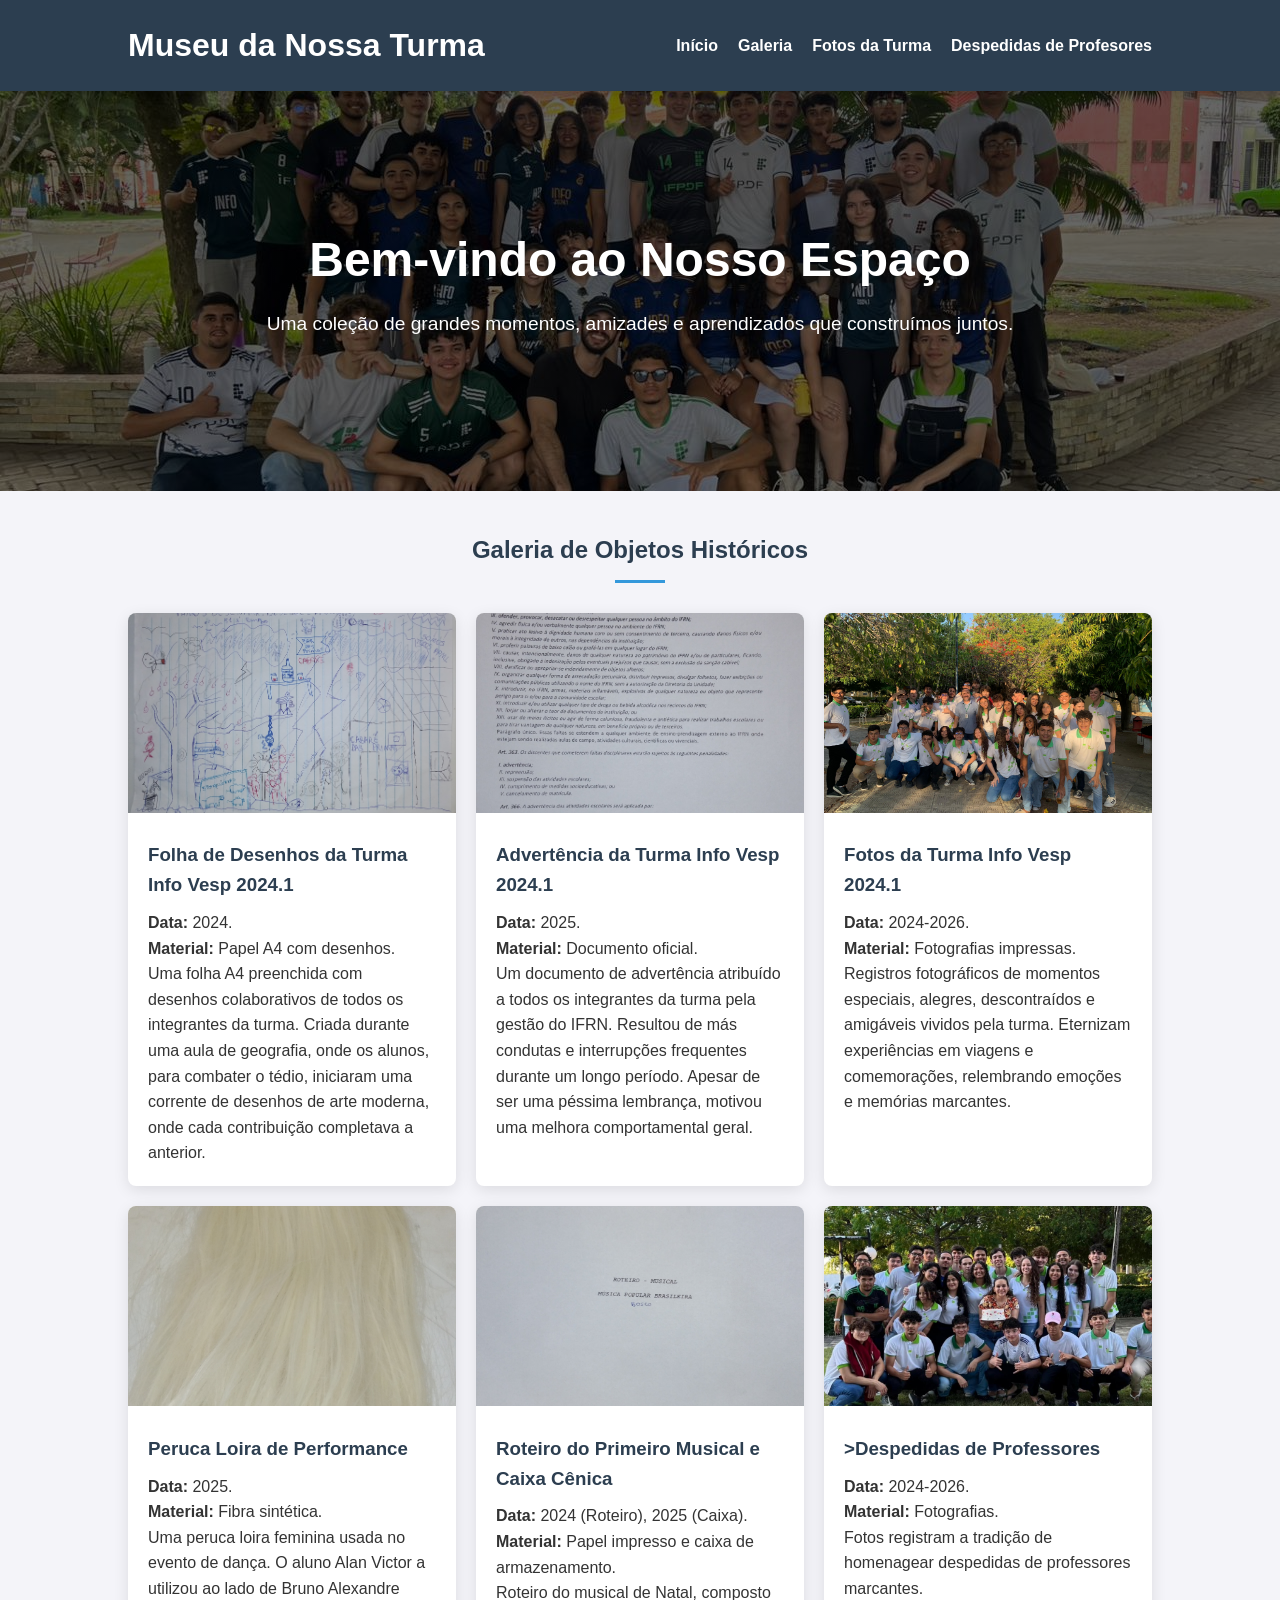
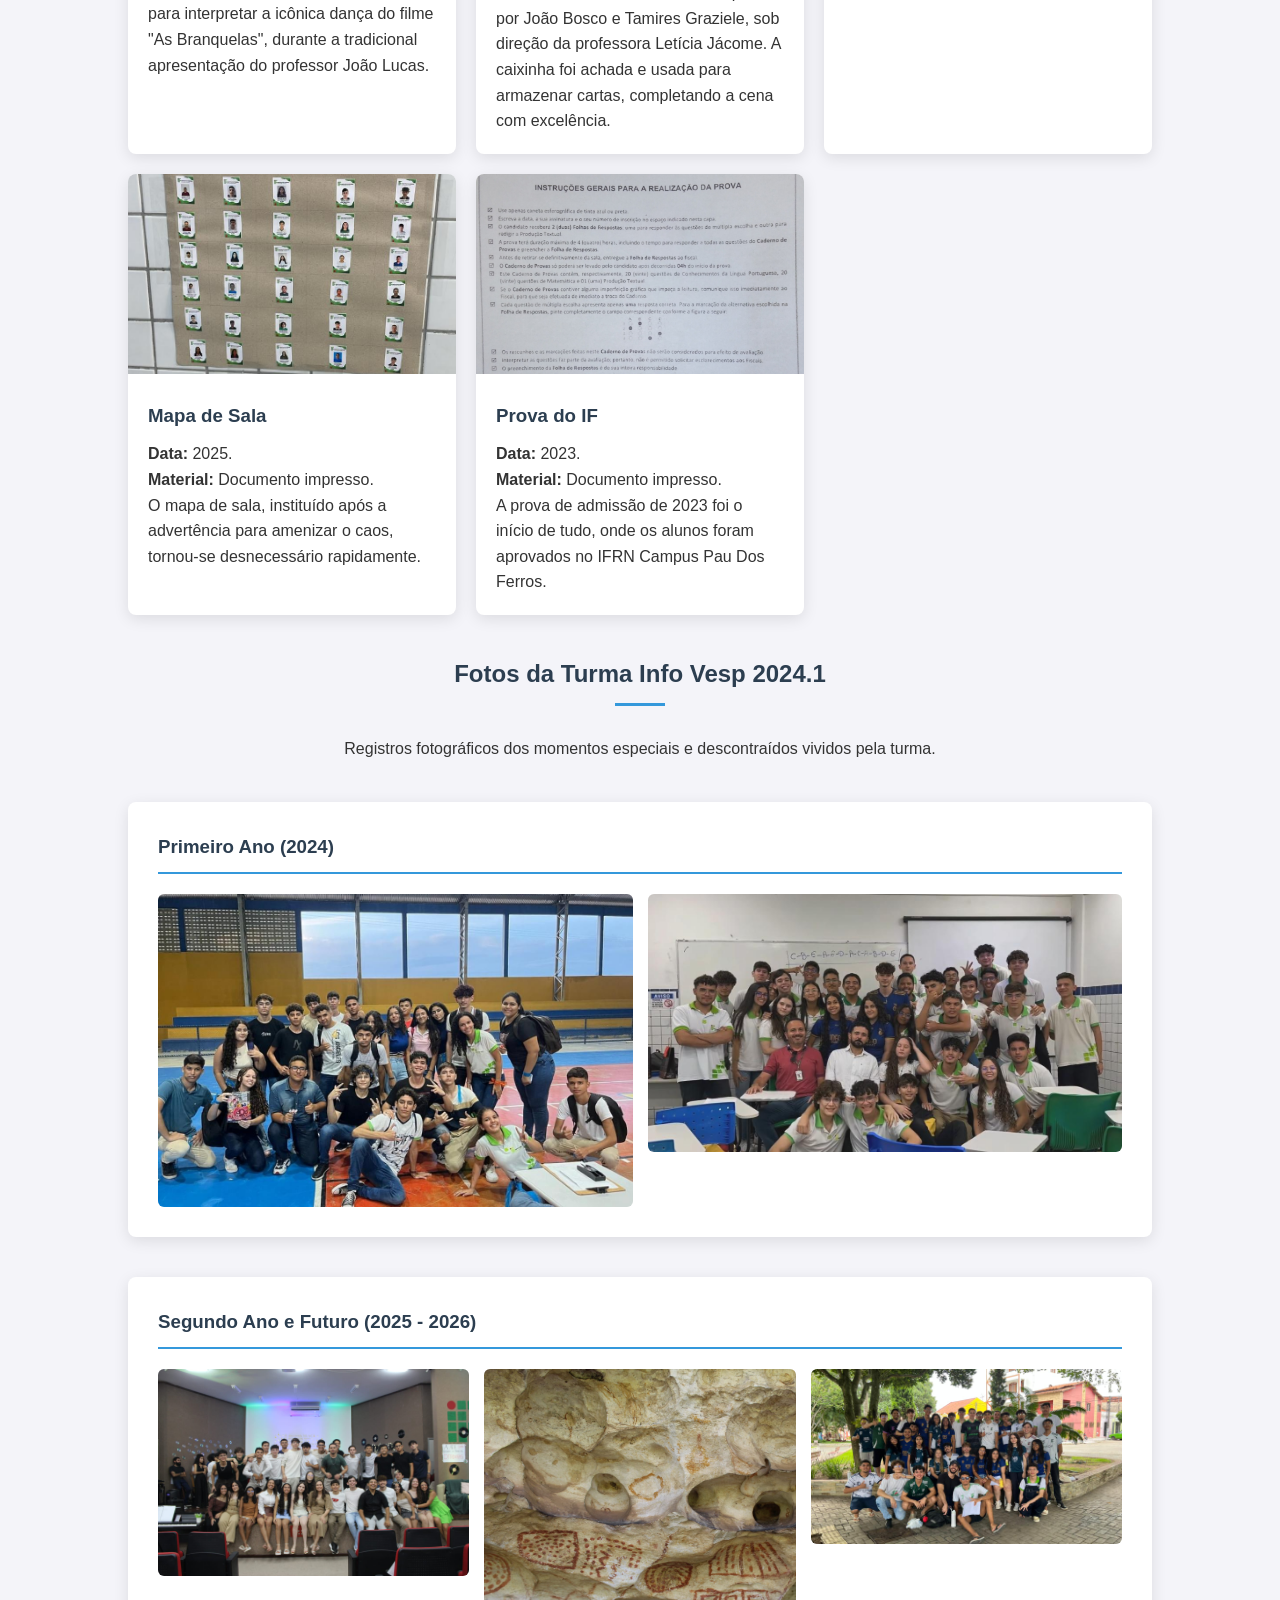
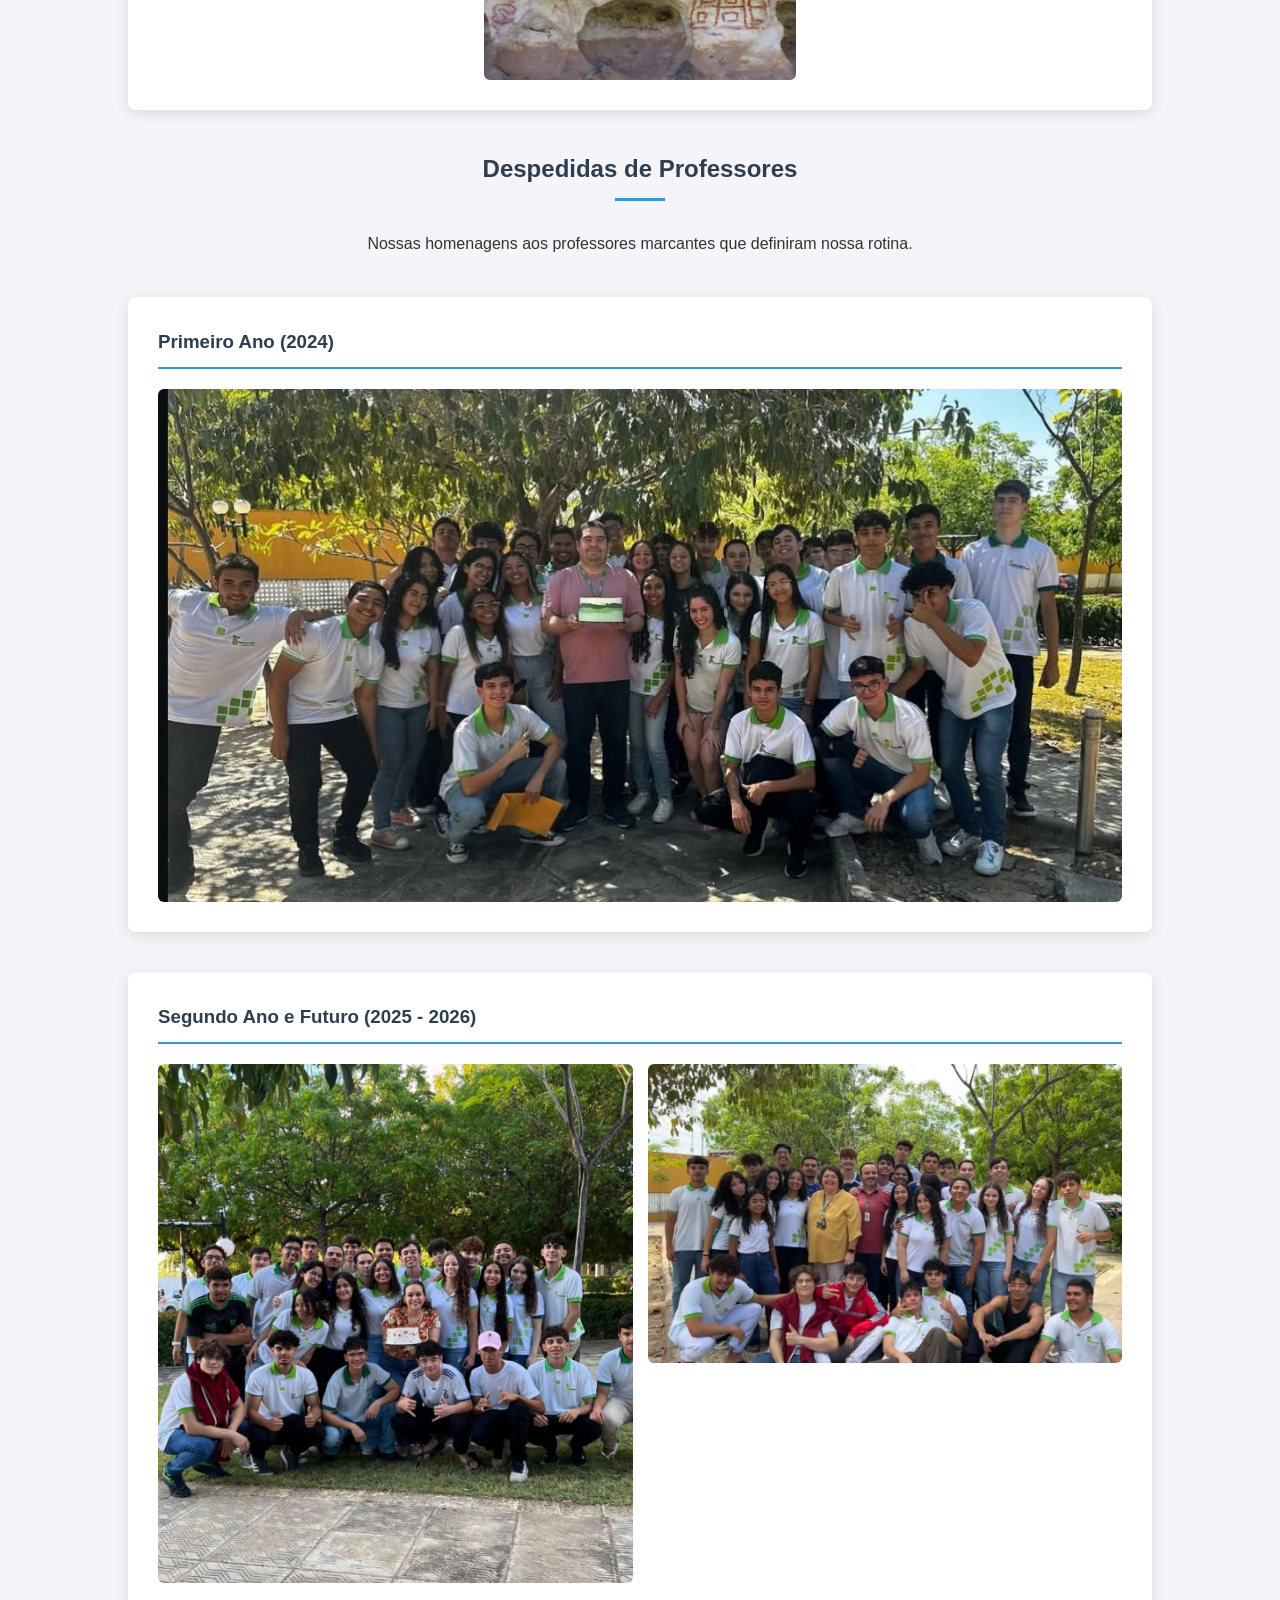
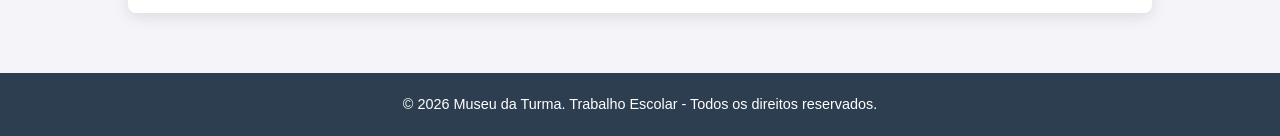
<file: index.html>
<!DOCTYPE html>
<html lang="pt-BR">
<head>
    <meta charset="UTF-8">
    <meta name="viewport" content="width=device-width, initial-scale=1.0">
    <title>Museu da Turma</title>
    <link rel="stylesheet" href="./Museu_site/style/principal_style.css">
    <link rel="stylesheet" href="./Museu_site/style/despedidas_style.css">
    <link rel="stylesheet" href="./Museu_site/style/fotos_turma_style.css">
</head>
<body>
    <header>
        <div class="header-container">
            <h1>Museu da Nossa Turma</h1>
            <nav>
                <ul>
                    <li><a href="#inicio">Início</a></li>
                    <li><a href="#galeria">Galeria</a></li>
                    <li><a href="#fotos_turma">Fotos da Turma</a></li>
                    <li><a href="#despedidas">Despedidas de Profesores</a></li>
                </ul>
            </nav>
        </div>
    </header>

    <section class="banner" id="inicio">
        <h2>Bem-vindo ao Nosso Espaço</h2>
        <p>Uma coleção de grandes momentos, amizades e aprendizados que construímos juntos.</p>
    </section>

    <section class="container" id="galeria">
        <h2 class="section-title">Galeria de Objetos Históricos</h2>
        
        <div class="exposicoes-grid">
            
            <div class="card">
                <img src="./Museu_site/img/desenho_turma.jpg" alt="Folha de Desenhos">
                <div class="card-content">
                    <h3>Folha de Desenhos da Turma Info Vesp 2024.1</h3>
                    <p><strong>Data:</strong> 2024.<br>
                    <strong>Material:</strong> Papel A4 com desenhos.</p>
                    <p>Uma folha A4 preenchida com desenhos colaborativos de todos os integrantes da turma. Criada durante uma aula de geografia, onde os alunos, para combater o tédio, iniciaram uma corrente de desenhos de arte moderna, onde cada contribuição completava a anterior.</p>
                </div>
            </div>

            <div class="card">
                <img src="./Museu_site/img/adivetencia.jpg" alt="Advertência">
                <div class="card-content">
                    <h3>Advertência da Turma Info Vesp 2024.1</h3>
                    <p><strong>Data:</strong> 2025.<br>
                    <strong>Material:</strong> Documento oficial.</p>
                    <p>Um documento de advertência atribuído a todos os integrantes da turma pela gestão do IFRN. Resultou de más condutas e interrupções frequentes durante um longo período. Apesar de ser uma péssima lembrança, motivou uma melhora comportamental geral.</p>
                </div>
            </div>

            <div class="card">
                <img src="./Museu_site/img/turma.jpg" alt="Fotos da Turma">
                <div class="card-content">
                    <h3>Fotos da Turma Info Vesp 2024.1</h3>
                    <p><strong>Data:</strong> 2024-2026.<br>
                    <strong>Material:</strong> Fotografias impressas.</p>
                    <p>Registros fotográficos de momentos especiais, alegres, descontraídos e amigáveis vividos pela turma. Eternizam experiências em viagens e comemorações, relembrando emoções e memórias marcantes.</p>
                </div>
            </div>

            <div class="card">
                <img src="./Museu_site/img/peruca.jpg" alt="Peruca Loira">
                <div class="card-content">
                    <h3>Peruca Loira de Performance</h3>
                    <p><strong>Data:</strong> 2025.<br>
                    <strong>Material:</strong> Fibra sintética.</p>
                    <p>Uma peruca loira feminina usada no evento de dança. O aluno Alan Victor a utilizou ao lado de Bruno Alexandre para interpretar a icônica dança do filme "As Branquelas", durante a tradicional apresentação do professor João Lucas.</p>
                </div>
            </div>

            <div class="card">
                <img src="./Museu_site/img/rot_musical.jpg" alt="Roteiro do Musical">
                <div class="card-content">
                    <h3>Roteiro do Primeiro Musical e Caixa Cênica</h3>
                    <p><strong>Data:</strong> 2024 (Roteiro), 2025 (Caixa).<br>
                    <strong>Material:</strong> Papel impresso e caixa de armazenamento.</p>
                    <p>Roteiro do musical de Natal, composto por João Bosco e Tamires Graziele, sob direção da professora Letícia Jácome. A caixinha foi achada e usada para armazenar cartas, completando a cena com excelência.</p>
                </div>
            </div>

            <div class="card">
                <img src="./Museu_site/img/despedidas.jpeg" alt="Despedidas">
                <div class="card-content">
                    <h3>>Despedidas de Professores</h3>
                    <p><strong>Data:</strong> 2024-2026.<br>
                    <strong>Material:</strong> Fotografias.</p>
                    <p>Fotos registram a tradição de homenagear despedidas de professores marcantes.</p>
                </div>
            </div>

            <div class="card">
                <img src="./Museu_site/img/mapa_sala.jpeg" alt="Mapa de Sala">
                <div class="card-content">
                    <h3>Mapa de Sala</h3>
                    <p><strong>Data:</strong> 2025.<br>
                    <strong>Material:</strong> Documento impresso.</p>
                    <p>O mapa de sala, instituído após a advertência para amenizar o caos, tornou-se desnecessário rapidamente.</p>
                </div>
            </div>

            <div class="card">
                <img src="./Museu_site/img/prova_if.jpg" alt="Prova do IF">
                <div class="card-content">
                    <h3>Prova do IF</h3>
                    <p><strong>Data:</strong> 2023.<br>
                    <strong>Material:</strong> Documento impresso.</p>
                    <p>A prova de admissão de 2023 foi o início de tudo, onde os alunos foram aprovados no IFRN Campus Pau Dos Ferros.</p>
                </div>
            </div>

        </div>
    </section>

    <section class="container" id="fotos_turma">
        <h2 class="section-title">Fotos da Turma Info Vesp 2024.1</h2>
        <p style="text-align: center;">Registros fotográficos dos momentos especiais e descontraídos vividos pela turma.</p>

        <section class="ano-section">
            <h3 class="ano-title">Primeiro Ano (2024)</h3>
            <div class="galeria-grid">
                <img src="./Museu_site/img/turma-ano1-foto1.jpeg" alt="Foto da Turma Ano 1">
                <img src="./Museu_site/img/turma-ano1-foto2.jpeg" alt="Momento Ano 1">
            </div>
        </section>

        <section class="ano-section">
            <h3 class="ano-title">Segundo Ano e Futuro (2025 - 2026)</h3>
            <div class="galeria-grid">
                <img src="./Museu_site/img/turma-ano2-foto2.jpeg" alt="Momento Ano 2">
                <img src="./Museu_site/img/turma-ano2-foto4.jpeg" alt="Viagem Ano 2">
                <img src="./Museu_site/img/turma-ano2-foto3.jpeg" alt="Foto da Turma Ano 3">
            </div>
        </section>
    </section>

    <section class="container" id="despedidas">
        <h2 class="section-title">Despedidas de Professores</h2>
        <p style="text-align: center;">Nossas homenagens aos professores marcantes que definiram nossa rotina.</p>

        <section class="ano-section">
            <h3 class="ano-title">Primeiro Ano (2024)</h3>
            <div class="galeria-grid">  
                <img src="./Museu_site/img/despedida-ano1.jpeg" alt="Primeiras Despedidas">
            </div>
        </section>

        <section class="ano-section">
            <h3 class="ano-title">Segundo Ano e Futuro (2025 - 2026)</h3>
            <div class="galeria-grid">
                <img src="./Museu_site/img/despedida-professor1.jpeg" alt="Despedida Professor Marcante">
                <img src="./Museu_site/img/despedida-professor2.jpeg" alt="Homenagem Professor">
            </div>
        </section>
    </section>

    <footer>
        <p>&copy; 2026 Museu da Turma. Trabalho Escolar - Todos os direitos reservados.</p>
    </footer>

    <div id="janelaModal" class="modal">
        <span class="fechar">&times;</span>
        <img class="modal-conteudo" id="fotoGrande">
    </div>

    <script src="./Museu_site/jscript/principal.js"></script>

</body>
</html>
</file>
<file: Museu_site/style/principal_style.css>
/* Configurações Gerais */
* {
    margin: 0;
    padding: 0;
    box-sizing: border-box;
    font-family: 'Segoe UI', Tahoma, Geneva, Verdana, sans-serif;
}

body {
    background-color: #f4f4f9;
    color: #333;
    line-height: 1.6;
}

/* Cabeçalho e Menu */
header {
    background-color: #2c3e50;
    color: #fff;
    padding: 20px 0;
    position: sticky;
    top: 0;
    z-index: 1000;
    box-shadow: 0 4px 6px rgba(0,0,0,0.1);
}

.header-container {
    width: 80%;
    margin: 0 auto;
    display: flex;
    justify-content: space-between;
    align-items: center;
}

nav ul {
    display: flex;
    list-style: none;
}

nav ul li {
    margin-left: 20px;
}

nav ul li a {
    color: #fff;
    text-decoration: none;
    font-weight: bold;
    transition: color 0.3s;
}

nav ul li a:hover {
    color: #3498db;
}

/* Banner Principal */
.banner {
    background: linear-gradient(rgba(0, 0, 0, 0.6), rgba(0, 0, 0, 0.6)), url('../img/turma_v3.jpg') no-repeat center center/cover;
    height: 400px;
    display: flex;
    flex-direction: column;
    justify-content: center;
    align-items: center;
    color: #fff;
    text-align: center;
    padding: 0 20px;
}

.banner h2 {
    font-size: 3rem;
    margin-bottom: 10px;
}

.banner p {
    font-size: 1.2rem;
    margin-bottom: 20px;
}

/* Seções de Conteúdo */
.container {
    width: 80%;
    margin: 40px auto;
}

h2.section-title {
    text-align: center;
    margin-bottom: 30px;
    position: relative;
    color: #2c3e50;
}

h2.section-title::after {
    content: '';
    display: block;
    width: 50px;
    height: 3px;
    background-color: #3498db;
    margin: 10px auto 0;
}

/* Grid de Memórias/Exposições */
.exposicoes-grid {
    display: grid;
    grid-template-columns: repeat(auto-fit, minmax(280px, 1fr));
    gap: 20px;
}

.card {
    background: #fff;
    border-radius: 8px;
    overflow: hidden;
    /* Altere a linha abaixo */
    box-shadow: 0 4px 15px rgba(0, 0, 0, 0.1); 
    transition: transform 0.3s, box-shadow 0.3s;
}

.card:hover {
    transform: translateY(-5px); /* O card sobe um pouquinho */
    box-shadow: 0 12px 25px rgba(0, 0, 0, 0.2); /* A sombra fica maior e mais suave */
}

.card img {
    width: 100%;
    height: 200px;
    object-fit: cover;
}

.card-content {
    padding: 20px;
}

.card-content h3 {
    margin-bottom: 10px;
    color: #2c3e50;
}

/* Rodapé */
footer {
    background-color: #2c3e50;
    color: #fff;
    text-align: center;
    padding: 20px 0;
    margin-top: 60px;
    font-size: 0.9rem;
}
/* Estilos para a Janela Modal (Fundo) */
.modal {
    display: none; /* Fica escondido por padrão */
    position: fixed; 
    z-index: 2000; /* Fica por cima de tudo */
    padding-top: 50px; 
    left: 0;
    top: 0;
    width: 100%; 
    height: 100%; 
    overflow: auto; 
    background-color: rgba(0,0,0,0.9); /* Fundo preto com transparência */
}

/* Estilo da Imagem em destaque */
.modal-conteudo {
    margin: auto;
    display: block;
    max-width: 80%;
    max-height: 80vh;
    border-radius: 4px;
    box-shadow: 0 4px 20px rgba(255, 255, 255, 0.2);
    animation: zoom 0.3s; /* Efeito suave ao abrir */
}

/* Animação para a foto surgir de forma suave */
@keyframes zoom {
    from {transform: scale(0.7); opacity: 0;} 
    to {transform: scale(1); opacity: 1;}
}

/* Botão de Fechar (X) */
.fechar {
    position: absolute;
    top: 15px;
    right: 35px;
    color: #f1f1f1;
    font-size: 40px;
    font-weight: bold;
    transition: 0.3s;
    cursor: pointer;
}

.fechar:hover,
.fechar:focus {
    color: #3498db;
    text-decoration: none;
}

/* Ajuste para celulares */
@media only screen and (max-width: 700px){
    .modal-conteudo {
        max-width: 95%;
    }
}
</file>
<file: Museu_site/style/despedidas_style.css>
.ano-section {
    margin-top: 40px;
    background: #fff;
    padding: 30px;
    border-radius: 8px;
    box-shadow: 0 4px 15px rgba(0, 0, 0, 0.1);
}
.ano-title {
    color: #2c3e50;
    border-bottom: 2px solid #3498db;
    padding-bottom: 10px;
    margin-bottom: 20px;
}
.galeria-grid {
    display: grid;
    grid-template-columns: repeat(auto-fit, minmax(220px, 1fr));
    gap: 15px;
}
.galeria-grid img {
    width: 100%;
    height: auto;
    object-fit: cover;
    border-radius: 6px;
    transition: transform 0.3s;
    cursor: pointer;
}
.galeria-grid img:hover {
    transform: scale(1.04);
}
.btn-voltar {
    display: inline-block;
    color: #3498db;
    text-decoration: none;
    font-weight: bold;
    margin-bottom: 20px;
}
</file>
<file: Museu_site/style/fotos_turma_style.css>
.ano-section {
    margin-top: 40px;
    background: #fff;
    padding: 30px;
    border-radius: 8px;
    box-shadow: 0 4px 15px rgba(0, 0, 0, 0.1);
}
.ano-title {
    color: #2c3e50;
    border-bottom: 2px solid #3498db;
    padding-bottom: 10px;
    margin-bottom: 20px;
}
.galeria-grid {
    display: grid;
    grid-template-columns: repeat(auto-fit, minmax(220px, 1fr));
    gap: 15px;
}
.galeria-grid img {
    width: 100%;
    height: auto;
    object-fit: cover;
    border-radius: 6px;
    transition: transform 0.3s;
    cursor: pointer;
}
.galeria-grid img:hover {
    transform: scale(1.04);
}
.btn-voltar {
    display: inline-block;
    color: #3498db;
    text-decoration: none;
    font-weight: bold;
    margin-bottom: 20px;
}
</file>
